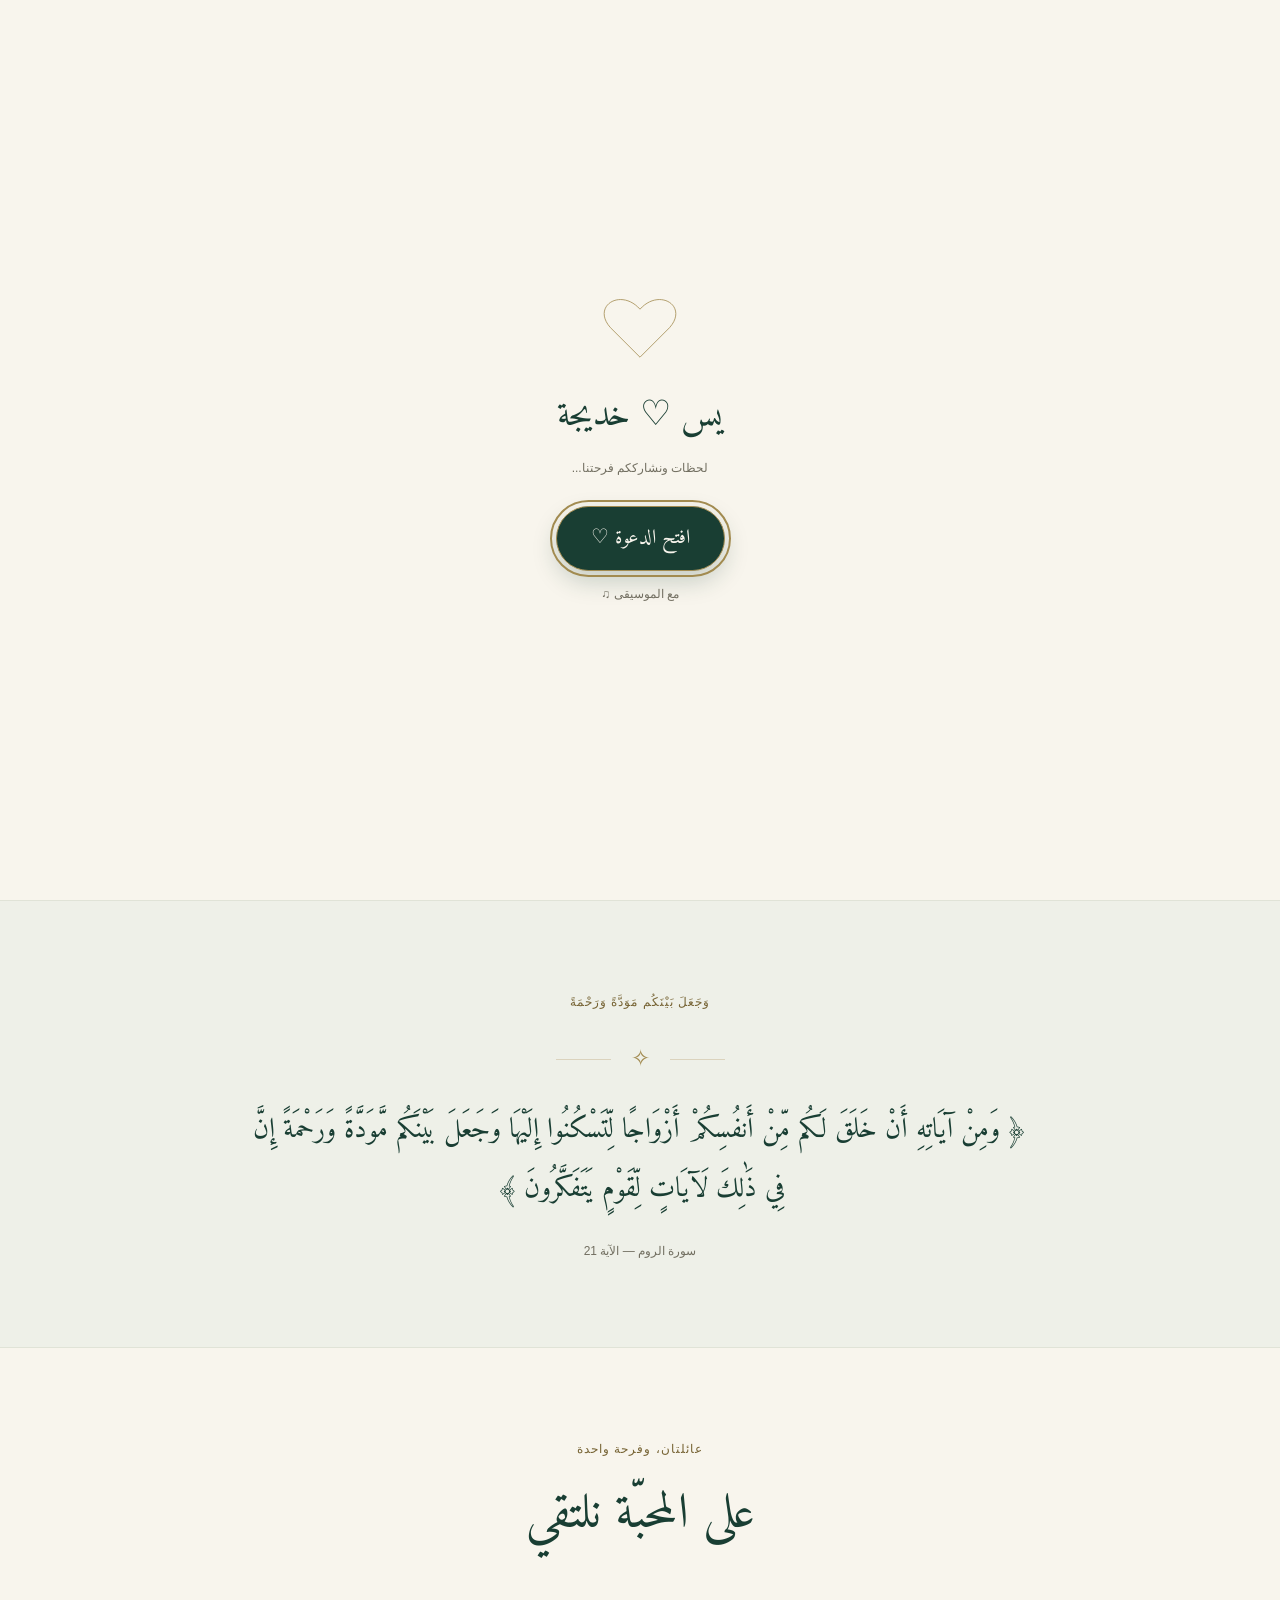
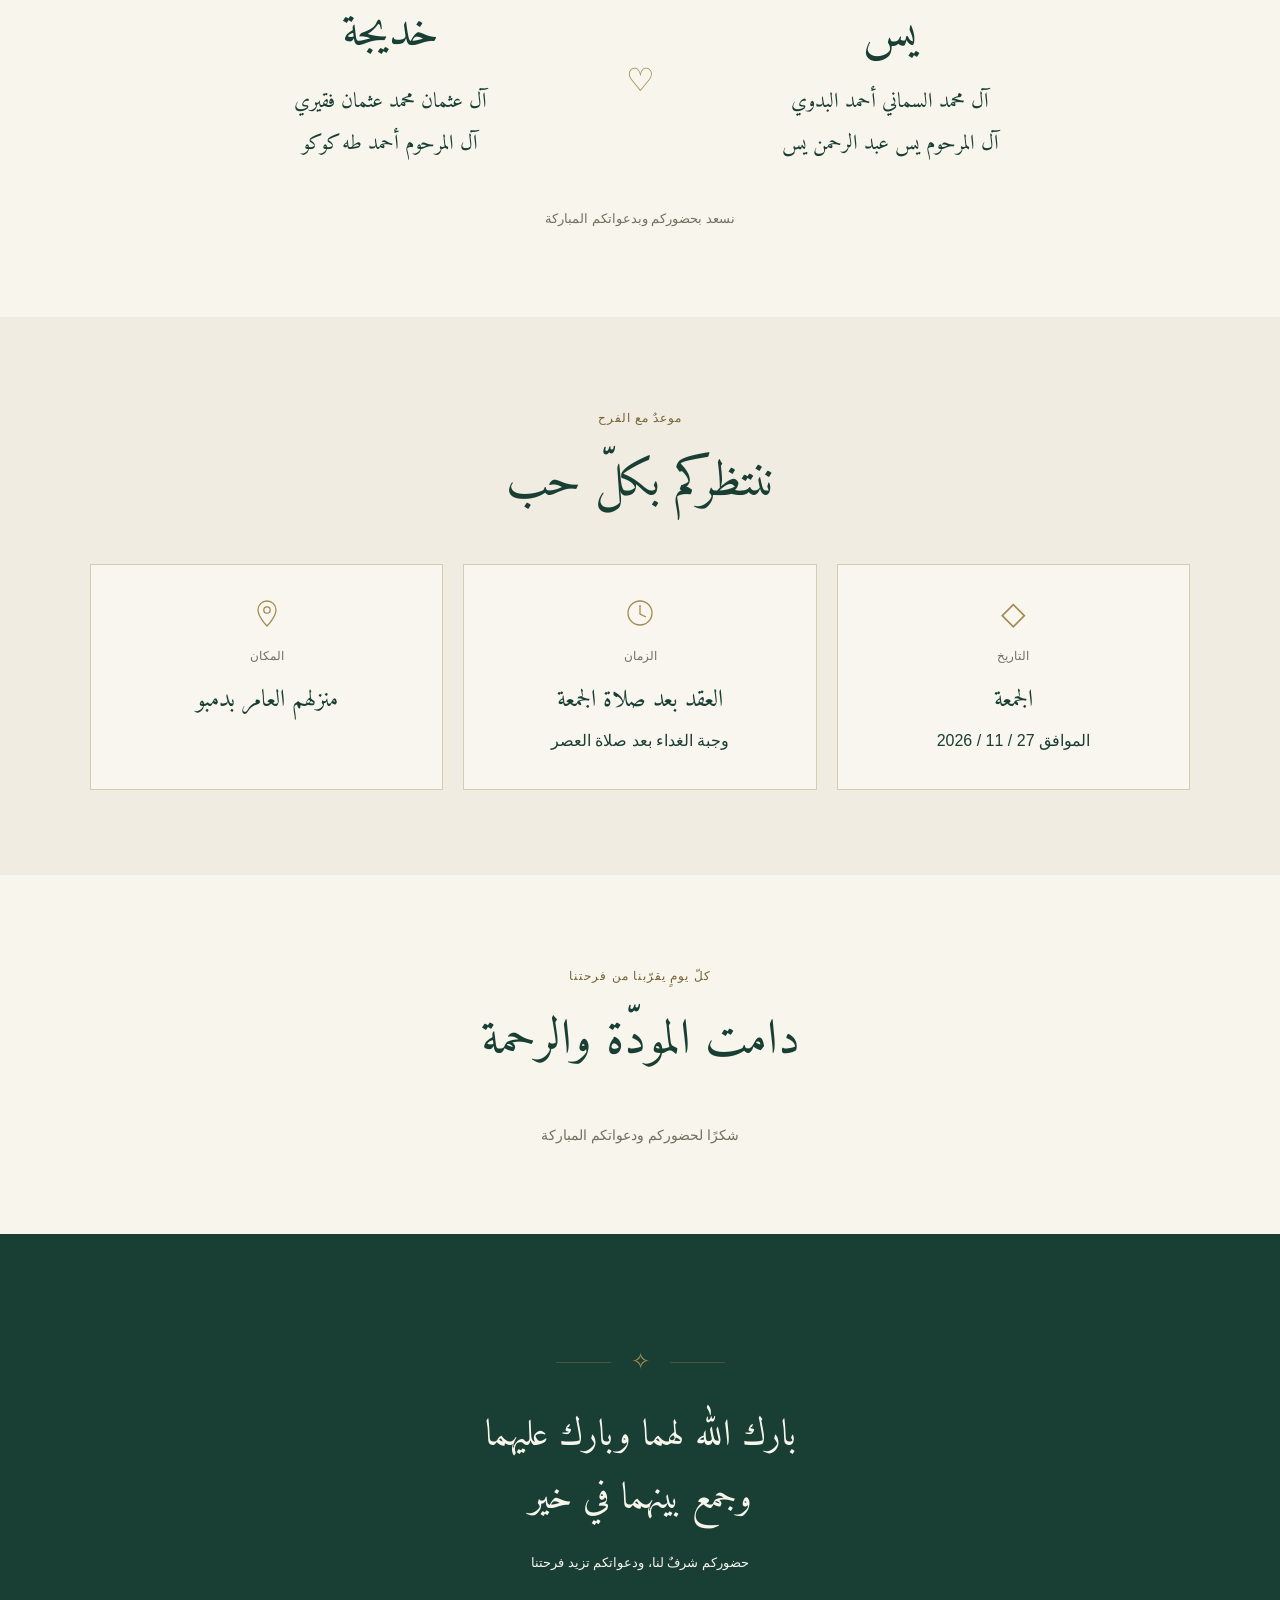
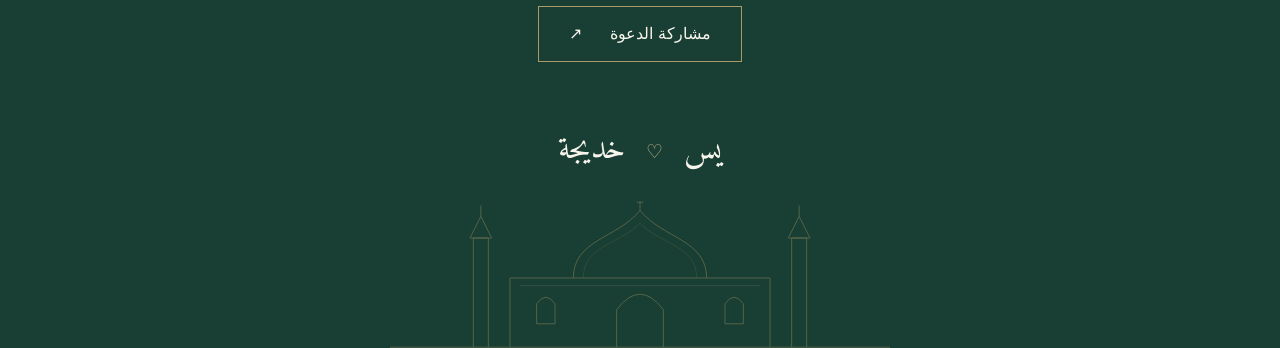
<file: index.html>
<!doctype html>
<html lang="ar" dir="rtl">
  <head>
    <meta charset="utf-8" />
    <meta name="viewport" content="width=device-width, initial-scale=1" />
    <meta name="theme-color" content="#193e33" />
    <title>يس وخديجة | دعوة عقد قران</title>
    <meta
      name="description"
      content="ندعوكم لحضور عقد قران يس وخديجة — الجمعة 27 / 11 / 2026، منزلهم العامر بدمبو."
    />
    <meta property="og:title" content="دعوة عقد قران | يس وخديجة" />
    <meta
      property="og:description"
      content="الجمعة 27 / 11 / 2026 · العقد بعد صلاة الجمعة · منزلهم العامر بدمبو"
    />
    <meta property="og:type" content="website" />
    <meta property="og:locale" content="ar_EG" />
    <meta property="og:url" content="https://wife-invitation.ahmedkeejab7.workers.dev/" />
    <meta property="og:site_name" content="دعوة عقد قران يس وخديجة" />
    <meta property="og:image" content="https://wife-invitation.ahmedkeejab7.workers.dev/assets/whatsapp-preview.jpg" />
    <meta property="og:image:secure_url" content="https://wife-invitation.ahmedkeejab7.workers.dev/assets/whatsapp-preview.jpg" />
    <meta property="og:image:type" content="image/jpeg" />
    <meta property="og:image:width" content="1200" />
    <meta property="og:image:height" content="630" />
    <meta property="og:image:alt" content="دعوة عقد قران يس وخديجة — الجمعة 27 / 11 / 2026" />
    <meta name="twitter:card" content="summary_large_image" />
    <meta name="twitter:title" content="دعوة عقد قران | يس وخديجة" />
    <meta name="twitter:description" content="الجمعة 27 / 11 / 2026 · منزلهم العامر بدمبو" />
    <meta name="twitter:image" content="https://wife-invitation.ahmedkeejab7.workers.dev/assets/whatsapp-preview.jpg" />
    <link rel="canonical" href="https://wife-invitation.ahmedkeejab7.workers.dev/" />
    <link rel="stylesheet" href="styles.css" />
    <script type="module" src="script.js"></script>
  </head>
  <body>
    <a class="skip-link" href="#details">الانتقال إلى تفاصيل الدعوة</a>
    <div class="opening" role="dialog" aria-label="دعوة عقد قران يس وخديجة">
      <svg viewBox="0 0 100 90" width="80" height="72">
        <path d="M50 79 13 42C-11 15 26-8 50 19C74-8 111 15 87 42Z" />
      </svg>
      <p class="opening-names">يس ♡ خديجة</p>
      <p>لحظات ونشارككم فرحتنا...</p>
      <button id="open-invite" class="open-invite" type="button" hidden>افتح الدعوة <span aria-hidden="true">♡</span></button>
      <p class="open-hint" hidden>مع الموسيقى ♫</p>
    </div>
    <header class="masthead">
      <a href="#" class="monogram" aria-label="دعوة يس وخديجة">ي <span>♡</span> خ</a
      ><span>بِكُم تَكتَمِلُ الفَرحَة</span
      ><a href="#details">تفاصيل الدعوة <span aria-hidden="true">↙</span></a>
    </header>
    <main>
      <section class="hero" aria-labelledby="couple-title">
        <div class="arch" aria-hidden="true"></div>
        <img
          class="botanical botanical-right"
          src="assets/floral-decoration.svg"
          alt=""
          width="320"
          height="600"
        />
        <img
          class="botanical botanical-left"
          src="assets/floral-decoration.svg"
          alt=""
          width="320"
          height="600"
        />
        <div class="hero-content">
          <p class="bismillah">بسم الله الرحمن الرحيم</p>
          <div class="ornament" aria-hidden="true">✧</div>
          <p class="intro">بفرحٍ يملأ القلوب،<br />وبدعواتٍ تزهر بها الأيام</p>
          <p class="inviting">ندعوكم لحضور<br />عقد قران أبنائنا</p>
          <h1 id="couple-title"><span>يس</span><i>&amp;</i><span>خديجة</span></h1>
          <p class="hero-date">الجمعة <span>•</span> 27 / 11 / 2026</p>
          <p class="place-small">منزلهم العامر بدمبو</p>
        </div>
        <a class="scroll-cue" href="#verse">مرّر للأسفل <span aria-hidden="true">↓</span></a>
        <div class="hero-caption" aria-hidden="true">حكايةُ مودّةٍ ورحمة</div>
      </section>
      <section id="verse" class="verse-section section-pad">
        <div class="reveal">
          <span class="eyebrow">وَجَعَلَ بَيْنَكُم مَوَدَّةً وَرَحْمَةً</span>
          <div class="ornament" aria-hidden="true">✧</div>
          <p class="verse">﴿ وَمِنْ آيَاتِهِ أَنْ خَلَقَ لَكُم مِّنْ أَنفُسِكُمْ أَزْوَاجًا لِّتَسْكُنُوا إِلَيْهَا وَجَعَلَ بَيْنَكُم مَّوَدَّةً وَرَحْمَةً إِنَّ فِي ذَٰلِكَ لَآيَاتٍ لِّقَوْمٍ يَتَفَكَّرُونَ ﴾</p>
          <p class="verse-source">سورة الروم — الآية 21</p>
        </div>
      </section>
      <section class="families section-pad">
        <div class="reveal">
          <span class="eyebrow">عائلتان، وفرحة واحدة</span>
          <h2>على المحبّة نلتقي</h2>
          <div class="family-grid">
            <article>
              <h3>يس</h3>
              <p>آل محمد السماني أحمد البدوي</p>
              <p>آل المرحوم يس عبد الرحمن يس</p>
            </article>
            <span class="family-heart" aria-hidden="true">♡</span>
            <article>
              <h3>خديجة</h3>
              <p>آل عثمان محمد عثمان فقيري</p>
              <p>آل المرحوم أحمد طه كوكو</p>
            </article>
          </div>
          <p class="family-note">نسعد بحضوركم وبدعواتكم المباركة</p>
        </div>
      </section>
      <section id="details" class="details section-pad">
        <div class="reveal">
          <span class="eyebrow">موعدٌ مع الفرح</span>
          <h2>ننتظركم بكلّ حب</h2>
          <div class="detail-grid">
            <article class="detail-card">
              <span class="detail-icon" aria-hidden="true">◇</span>
              <h3>التاريخ</h3>
              <p class="detail-main">الجمعة</p>
              <p>الموافق 27 / 11 / 2026</p>
            </article>
            <article class="detail-card">
              <svg class="detail-icon" viewBox="0 0 32 32" aria-hidden="true">
                <circle cx="16" cy="16" r="12" />
                <path d="M16 8v9l6 3" />
              </svg>
              <h3>الزمان</h3>
              <p class="detail-main">العقد بعد صلاة الجمعة</p>
              <p>وجبة الغداء بعد صلاة العصر</p>
            </article>
            <article class="detail-card">
              <svg class="detail-icon" viewBox="0 0 32 32" aria-hidden="true">
                <path d="M16 29s-9-9.2-9-16a9 9 0 0 1 18 0c0 6.8-9 16-9 16Z" />
                <circle cx="16" cy="13" r="3.2" />
              </svg>
              <h3>المكان</h3>
              <p class="detail-main">منزلهم العامر بدمبو</p>
            </article>
          </div>
        </div>
      </section>
      <section class="countdown-section section-pad">
        <div class="reveal">
          <span class="eyebrow">كلّ يومٍ يقرّبنا من فرحتنا</span>
          <h2 id="countdown-heading">بقي على يوم لقائنا</h2>
          <div class="countdown" role="timer" aria-label="الوقت المتبقي إلى موعد عقد القران">
            <div><b id="days">—</b><span>أيام</span></div>
            <i>:</i>
            <div><b id="hours">—</b><span>ساعات</span></div>
            <i>:</i>
            <div><b id="minutes">—</b><span>دقائق</span></div>
            <i>:</i>
            <div><b id="seconds">—</b><span>ثواني</span></div>
          </div>
          <p id="countdown-note" class="muted">
            العدّ إلى يوم الجمعة 27 / 11 / 2026.
          </p>
        </div>
      </section>
      <footer class="closing section-pad">
        <div class="reveal">
          <div class="ornament" aria-hidden="true">✧</div>
          <h2>بارك الله لهما وبارك عليهما<br />وجمع بينهما في خير</h2>
          <p>حضوركم شرفٌ لنا، ودعواتكم تزيد فرحتنا</p>
          <button id="share" class="share-button" type="button">
            مشاركة الدعوة <span aria-hidden="true">↗</span>
          </button>
          <p id="share-status" role="status"></p>
          <input id="share-url" aria-label="رابط الدعوة للنسخ" readonly hidden />
          <p class="footer-names">يس <span>♡</span> خديجة</p>
          <img src="assets/mosque-decoration.svg" alt="" width="600" height="180" loading="lazy" />
        </div>
      </footer>
    </main>
    <div class="music-controls" hidden>
      <button id="music" type="button" aria-label="تشغيل الموسيقى" aria-pressed="false">♫</button
      ><button id="mute" type="button" aria-label="كتم الموسيقى" aria-pressed="false">♪</button>
    </div>
    <p id="audio-status" class="sr-only" role="status"></p>
    <audio id="audio" loop preload="none" src="assets/wedding-background.wav"></audio>
  </body>
</html>
</file>
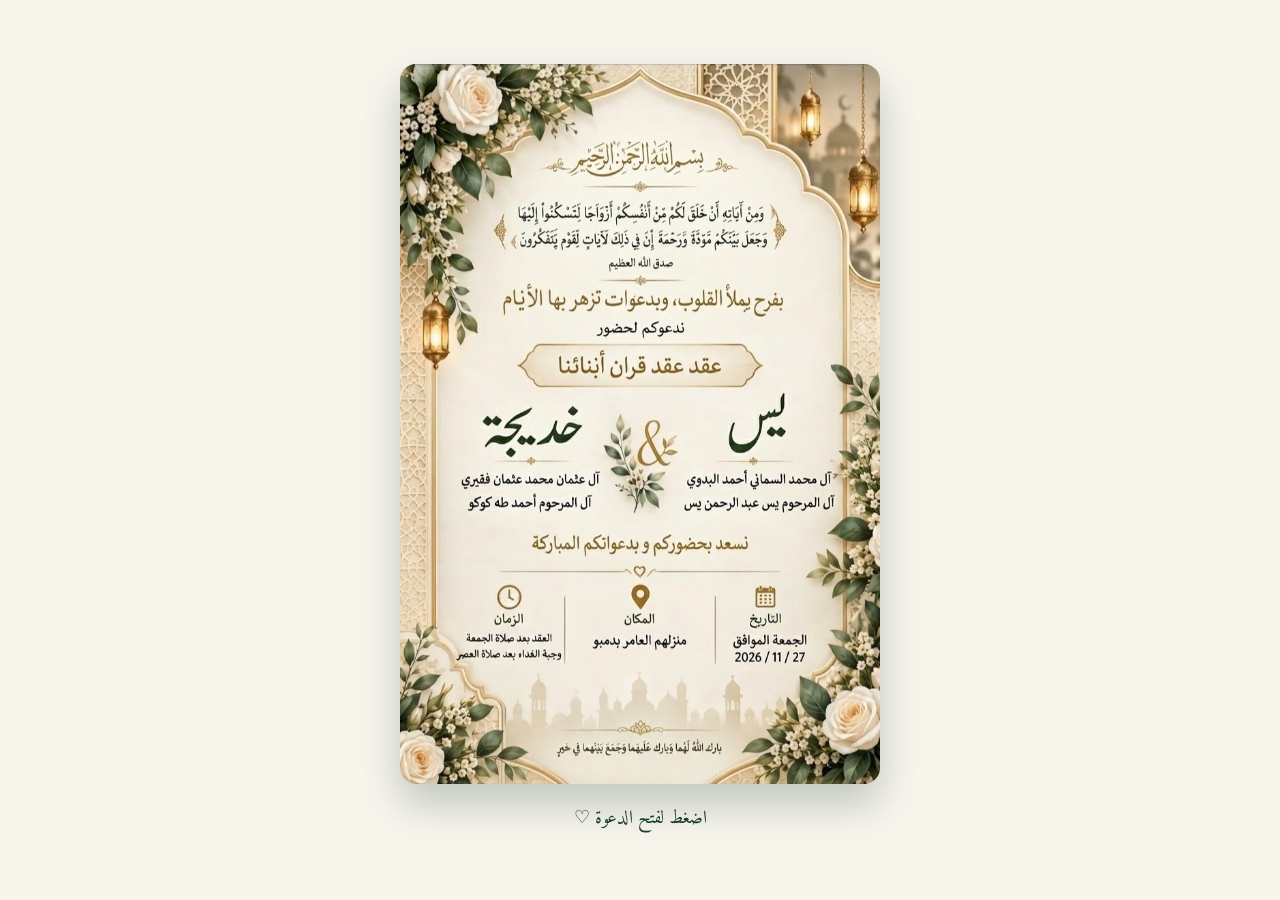
<file: cover.html>
<!doctype html>
<html lang="ar" dir="rtl">
  <head>
    <meta charset="utf-8" />
    <meta name="viewport" content="width=device-width, initial-scale=1" />
    <meta name="theme-color" content="#193e33" />
    <title>يس وخديجة | دعوة عقد قران</title>
    <meta
      name="description"
      content="ندعوكم لحضور عقد قران يس وخديجة — الجمعة 27 / 11 / 2026، منزلهم العامر بدمبو."
    />
    <meta property="og:title" content="دعوة عقد قران | يس وخديجة" />
    <meta property="og:description" content="الجمعة 27 / 11 / 2026 · العقد بعد صلاة الجمعة · منزلهم العامر بدمبو" />
    <meta property="og:type" content="website" />
    <meta property="og:locale" content="ar_EG" />
    <meta property="og:url" content="https://wife-invitation.ahmedkeejab7.workers.dev/" />
    <meta property="og:site_name" content="دعوة عقد قران يس وخديجة" />
    <meta property="og:image" content="https://wife-invitation.ahmedkeejab7.workers.dev/assets/whatsapp-preview.jpg" />
    <meta property="og:image:secure_url" content="https://wife-invitation.ahmedkeejab7.workers.dev/assets/whatsapp-preview.jpg" />
    <meta property="og:image:type" content="image/jpeg" />
    <meta property="og:image:width" content="1200" />
    <meta property="og:image:height" content="630" />
    <meta property="og:image:alt" content="دعوة عقد قران يس وخديجة — الجمعة 27 / 11 / 2026" />
    <meta name="twitter:card" content="summary_large_image" />
    <meta name="twitter:image" content="https://wife-invitation.ahmedkeejab7.workers.dev/assets/whatsapp-preview.jpg" />
    <link rel="stylesheet" href="styles.css" />
    <style>
      body {
        min-height: 100vh;
        display: flex;
        align-items: center;
        justify-content: center;
        padding: 24px;
      }
      .cover-link {
        display: block;
        max-width: 480px;
        width: 100%;
        text-decoration: none;
        text-align: center;
      }
      .cover-link img {
        width: 100%;
        height: auto;
        border-radius: 16px;
        box-shadow: 0 20px 40px rgba(25, 62, 51, 0.25);
        display: block;
      }
      .cover-link p {
        margin-top: 18px;
        font-family: var(--serif);
        font-size: 1.15rem;
        color: var(--green);
      }
    </style>
  </head>
  <body>
    <a
      class="cover-link"
      href="index.html?autoplay=1"
      aria-label="فتح دعوة عقد قران يس وخديجة"
    >
      <img
        src="assets/invitation-card.jpg"
        width="704"
        height="1056"
        alt="دعوة عقد قران يس وخديجة — الجمعة 27 / 11 / 2026"
      />
      <p>اضغط لفتح الدعوة ♡</p>
    </a>
  </body>
</html>
</file>
<file: styles.css>
@font-face {
  font-family: Amiri;
  src: url('assets/amiri-arabic.ttf') format('truetype');
  font-display: swap;
  font-weight: 400;
}
:root {
  --ivory: #f8f5ed;
  --green: #193e33;
  --gold: #a28b50;
  --muted: #726f61;
  --line: #dbd3bd;
  --serif: Amiri, 'Geeza Pro', 'Traditional Arabic', serif;
}
* {
  box-sizing: border-box;
}
html {
  scroll-behavior: smooth;
  scroll-padding-top: 30px;
}
body {
  margin: 0;
  background: var(--ivory);
  color: var(--green);
  font-family: Tahoma, Arial, sans-serif;
  font-size: 16px;
  line-height: 1.9;
}
a {
  color: inherit;
}
button,
input {
  font: inherit;
}
button,
a {
  -webkit-tap-highlight-color: transparent;
}
button {
  cursor: pointer;
}
a:focus-visible,
button:focus-visible,
input:focus-visible {
  outline: 3px solid var(--gold);
  outline-offset: 6px;
}
button:disabled {
  cursor: default;
}
h1,
h2,
h3,
p {
  margin: 0;
}
h2 {
  font: 400 clamp(36px, 5vw, 49px)/1.7 var(--serif);
  margin: 10px 0 38px;
}
.masthead {
  height: 88px;
  max-width: 1320px;
  margin: auto;
  padding: 0 5%;
  display: flex;
  align-items: center;
  justify-content: space-between;
  font-size: 12px;
  letter-spacing: 1px;
  border-bottom: 1px solid var(--line);
}
.masthead a {
  text-decoration: none;
  min-height: 44px;
  display: flex;
  align-items: center;
  gap: 14px;
}
.masthead .monogram {
  font: 30px var(--serif);
  gap: 8px;
}
.monogram span {
  color: var(--gold);
  font-size: 19px;
}
.hero {
  position: relative;
  isolation: isolate;
  min-height: 810px;
  min-height: calc(100svh - 88px);
  display: flex;
  align-items: center;
  justify-content: center;
  padding: 86px 20px 105px;
  overflow: hidden;
  text-align: center;
}
.arch {
  position: absolute;
  z-index: -1;
  top: 35px;
  bottom: 48px;
  width: min(610px, 80%);
  border: 1px solid var(--line);
  border-radius: 48% 48% 0 0;
}
.arch:after {
  content: '';
  position: absolute;
  inset: 12px;
  border: 1px solid #ded6c380;
  border-radius: inherit;
}
.botanical {
  position: absolute;
  z-index: -1;
  width: clamp(190px, 28vw, 360px);
  height: auto;
  bottom: 8%;
  opacity: 0.85;
}
.botanical-right {
  right: calc(50% - 565px);
  transform: rotate(-20deg);
}
.botanical-left {
  left: calc(50% - 565px);
  transform: scaleX(-1) rotate(-20deg);
}
.bismillah {
  font: 25px var(--serif);
}
.ornament {
  display: flex;
  align-items: center;
  justify-content: center;
  gap: 20px;
  color: var(--gold);
  font-size: 23px;
  margin: 21px auto;
}
.ornament:before,
.ornament:after {
  content: '';
  width: 55px;
  height: 1px;
  background: var(--line);
}
.intro {
  font: 24px/1.7 var(--serif);
}
.inviting {
  font-size: 14px;
  line-height: 2;
  margin-top: 20px;
  color: var(--muted);
}
h1 {
  font: 400 clamp(76px, 9vw, 115px)/1.45 var(--serif);
  display: flex;
  align-items: center;
  justify-content: center;
  gap: 30px;
  margin: 8px 0;
}
h1 i {
  font:
    italic 40px Georgia,
    serif;
  color: var(--gold);
}
.hero-date {
  font-size: 14px;
}
.hero-date span {
  padding: 0 13px;
  color: var(--gold);
}
.place-small {
  font-size: 12px;
  color: var(--muted);
  margin-top: 6px;
}
.scroll-cue {
  position: absolute;
  bottom: 15px;
  font-size: 11px;
  text-decoration: none;
  display: flex;
  flex-direction: column;
  align-items: center;
  padding: 10px;
  line-height: 1.5;
}
.scroll-cue span {
  font-size: 22px;
  animation: drift 2s ease-in-out infinite;
}
.hero-caption {
  position: absolute;
  left: 5%;
  top: 50%;
  writing-mode: vertical-rl;
  font-family: var(--serif);
  font-size: 17px;
  color: var(--muted);
}
.section-pad {
  padding: 85px 24px;
  text-align: center;
}
.eyebrow {
  font-size: 12px;
  letter-spacing: 1px;
  color: #756232;
}
.verse-section {
  background: #eef0e8;
  border-top: 1px solid #e0e3d7;
  border-bottom: 1px solid #e0e3d7;
}
.verse {
  font: 28px/2.1 var(--serif);
  max-width: 790px;
  margin: 0 auto;
}
.verse-source {
  font-size: 12px;
  color: var(--muted);
  margin-top: 20px;
}
.family-grid {
  display: grid;
  grid-template-columns: 1fr 80px 1fr;
  max-width: 920px;
  margin: auto;
  align-items: center;
}
.family-grid h3 {
  font: 58px/1.7 var(--serif);
  margin-bottom: 8px;
}
.family-grid p {
  font: 21px/2 var(--serif);
}
.family-heart {
  color: var(--gold);
  font-size: 32px;
}
.family-note {
  margin-top: 42px;
  font-size: 13px;
  color: var(--muted);
}
.details {
  background: #f0ece2;
}
.detail-grid {
  display: grid;
  grid-template-columns: repeat(3, 1fr);
  gap: 20px;
  max-width: 1100px;
  margin: auto;
}
.detail-card {
  border: 1px solid #d6ccb4;
  padding: 32px 18px;
  background: #f9f6ef;
  display: flex;
  align-items: center;
  flex-direction: column;
  justify-content: flex-start;
  text-decoration: none;
}
.detail-icon {
  display: block;
  width: 32px;
  height: 32px;
  font-size: 32px;
  line-height: 32px;
  color: var(--gold);
  fill: none;
  stroke: var(--gold);
  stroke-width: 1.3;
  margin-bottom: 16px;
}
.detail-card h3 {
  font-size: 12px;
  font-weight: 400;
  color: var(--muted);
  margin-bottom: 12px;
}
.detail-main {
  font: 24px/1.7 var(--serif);
  margin-bottom: 6px;
}
.muted {
  font-size: 14px;
  color: var(--muted);
  line-height: 2;
}
.map-button {
  font-size: 12px;
  border-bottom: 1px solid var(--gold);
  padding: 12px 0 4px;
  margin-top: auto;
}
.location-card[href]:hover {
  border-color: var(--gold);
  background: white;
}
.location-card[aria-disabled] {
  opacity: 0.85;
}
.countdown {
  display: flex;
  direction: rtl;
  align-items: flex-start;
  justify-content: center;
  gap: 25px;
  margin: 0 auto 25px;
  font-family: Georgia, serif;
}
.countdown div {
  min-width: 70px;
}
.countdown b {
  font-size: 53px;
  font-weight: 400;
  line-height: 1.4;
  font-variant-numeric: tabular-nums;
}
.countdown span {
  display: block;
  font:
    12px Tahoma,
    sans-serif;
  color: var(--muted);
  margin-top: 12px;
}
.countdown i {
  font-size: 30px;
  color: var(--gold);
  font-style: normal;
  padding-top: 9px;
}
.closing {
  background: var(--green);
  color: var(--ivory);
  position: relative;
  padding-bottom: 0;
  overflow: hidden;
}
.closing h2 {
  font-size: 37px;
  margin-bottom: 20px;
}
.closing p {
  font-size: 13px;
}
.closing .ornament:after,
.closing .ornament:before {
  background: #a28b5050;
}
.share-button {
  background: transparent;
  border: 1px solid #a8996b;
  color: #f8f5ed;
  padding: 12px 30px;
  min-height: 48px;
  margin-top: 30px;
}
.share-button:hover {
  background: #ffffff0c;
}
.share-button span {
  margin-right: 24px;
}
.closing #share-status {
  min-height: 28px;
  margin: 8px 0;
}
.closing .footer-names {
  font: 32px var(--serif);
  margin-top: 24px;
}
.footer-names span {
  font-size: 19px;
  color: #c4b789;
  padding: 0 12px;
}
.closing img {
  display: block;
  width: min(500px, 100%);
  height: auto;
  opacity: 0.45;
  margin: 20px auto 0;
}
.music-controls {
  position: fixed;
  bottom: 20px;
  left: 20px;
  z-index: 5;
  display: flex;
  gap: 5px;
  background: var(--ivory);
  border: 1px solid var(--line);
  border-radius: 30px;
  padding: 3px;
  box-shadow: 0 4px 20px #193e3310;
}
.music-controls[hidden] {
  display: none;
}
.music-controls button {
  border: 0;
  border-radius: 50%;
  background: transparent;
  color: var(--green);
  width: 44px;
  height: 44px;
  font-size: 22px;
}
.music-controls button[aria-pressed='true'] {
  background: var(--green);
  color: var(--ivory);
}
.opening {
  position: fixed;
  inset: 0;
  z-index: 20;
  background: var(--ivory);
  display: flex;
  flex-direction: column;
  align-items: center;
  justify-content: center;
  pointer-events: none;
  animation: opening-close 0.6s ease 1.8s forwards;
}
.opening svg {
  fill: none;
  stroke: var(--gold);
  stroke-width: 1;
  stroke-dasharray: 300;
  animation: heart-draw 1.8s ease both;
}
.opening p {
  font-size: 12px;
  color: var(--muted);
}
.opening .opening-names {
  font: 35px var(--serif);
  margin: 20px 0 10px;
  color: var(--green);
}
.skip-link {
  position: fixed;
  top: -100px;
  background: var(--ivory);
  padding: 12px;
  z-index: 30;
}
.skip-link:focus {
  top: 10px;
}
.sr-only {
  position: absolute;
  width: 1px;
  height: 1px;
  padding: 0;
  margin: -1px;
  overflow: hidden;
  clip: rect(0, 0, 0, 0);
  white-space: nowrap;
  border: 0;
}
#share-url {
  width: min(450px, 100%);
  padding: 10px;
  direction: ltr;
}
.reveal {
  animation: reveal-in 0.8s ease both;
}
.reveal.pending {
  opacity: 0;
  transform: translateY(20px);
  animation: none;
}
.reveal.visible {
  opacity: 1;
  transform: none;
  transition:
    opacity 0.8s,
    transform 0.8s;
}
@keyframes heart-draw {
  from {
    stroke-dashoffset: 300;
  }
  to {
    stroke-dashoffset: 0;
  }
}
@keyframes opening-close {
  to {
    opacity: 0;
    visibility: hidden;
  }
}
@keyframes drift {
  50% {
    transform: translateY(5px);
  }
}
@keyframes reveal-in {
  from {
    opacity: 0;
    transform: translateY(15px);
  }
  to {
    opacity: 1;
    transform: none;
  }
}
@media (min-width: 1500px) {
  .hero {
    min-height: 850px;
  }
}
@media (max-width: 700px) {
  .masthead {
    height: 70px;
    padding: 0 6%;
    font-size: 11px;
  }
  .masthead > span {
    display: none;
  }
  .hero {
    min-height: 760px;
    min-height: calc(100svh - 70px);
    padding: 75px 15px 95px;
  }
  .arch {
    top: 25px;
    bottom: 55px;
    width: 88%;
  }
  .botanical {
    width: 225px;
    bottom: 8%;
    opacity: 0.65;
  }
  .botanical-right {
    right: -130px;
  }
  .botanical-left {
    left: -130px;
  }
  .hero-caption {
    display: none;
  }
  .hero-content {
    width: 100%;
  }
  .bismillah {
    font-size: 23px;
  }
  .intro {
    font-size: 22px;
  }
  h1 {
    font-size: 80px;
    gap: 18px;
    margin: 15px 0;
  }
  .inviting {
    font-size: 13px;
  }
  h1 i {
    font-size: 30px;
  }
  .hero-date {
    font-size: 12px;
  }
  .section-pad {
    padding: 62px 23px;
  }
  .verse {
    font-size: 25px;
    line-height: 2;
  }
  .eyebrow {
    font-size: 11px;
  }
  .family-grid {
    grid-template-columns: 1fr;
    gap: 18px;
  }
  .family-grid h3 {
    font-size: 51px;
  }
  .family-grid p {
    font-size: 21px;
  }
  .family-heart {
    font-size: 25px;
  }
  .family-note {
    margin-top: 28px;
  }
  .detail-grid {
    grid-template-columns: 1fr;
    max-width: 430px;
    gap: 14px;
  }
  .detail-card {
    padding: 25px 18px;
  }
  .detail-main {
    font-size: 25px;
  }
  .countdown {
    gap: 10px;
  }
  .countdown div {
    min-width: 49px;
  }
  .countdown b {
    font-size: 39px;
  }
  .countdown i {
    font-size: 24px;
    padding-top: 4px;
  }
  .closing {
    padding-bottom: 0;
  }
  .closing h2 {
    font-size: 31px;
  }
  .music-controls {
    bottom: 12px;
    left: 12px;
  }
  .music-controls button {
    width: 44px;
    height: 44px;
  }
}
@media (prefers-reduced-motion: reduce) {
  html {
    scroll-behavior: auto;
  }
  *,
  *:before,
  *:after {
    animation: none !important;
    transition: none !important;
  }
  .opening {
    display: none;
  }
  .reveal.pending {
    opacity: 1;
    transform: none;
  }
}

[hidden] {
  display: none !important;
}

.live-link {
  display: inline-flex;
  align-items: center;
  justify-content: center;
  gap: 12px;
  min-height: 52px;
  margin-top: 26px;
  padding: 12px 34px;
  border-radius: 999px;
  background: var(--green);
  color: var(--ivory);
  border: 1px solid var(--gold);
  font-size: 16px;
  text-decoration: none;
  box-shadow: 0 8px 22px #193e3338;
}
.live-link:hover { background: #12302a; }
.live-link:not([href]) { opacity: 0.7; cursor: default; }
.live-dot {
  width: 10px;
  height: 10px;
  border-radius: 50%;
  background: #e5484d;
  animation: live-pulse 1.6s ease-in-out infinite;
}
@keyframes live-pulse { 50% { opacity: 0.35; } }
.countdown-section .live-link { margin-top: 8px; }
.location-card[href] .map-button {
  background: var(--green);
  color: var(--ivory);
  border: 1px solid var(--gold);
  border-radius: 999px;
  padding: 10px 24px;
  font-size: 14px;
}
.family-grid h3 { font-size: 46px; }
h1 span { overflow-wrap: anywhere; }
@media (max-width: 700px) {
  h1 { flex-direction: column; gap: 0; font-size: 64px; line-height: 1.35; margin: 10px 0; }
  h1 i { font-size: 28px; }
  .family-grid h3 { font-size: 40px; }
}

/* Tap-to-open gate: browsers only allow music after a tap, so the opening screen waits for one. */
html.gate .opening {
  animation: none;
  pointer-events: auto;
  display: flex;
}
html.gate .opening.closing {
  animation: opening-close 0.6s ease forwards;
  pointer-events: none;
}
.open-invite {
  margin-top: 26px;
  padding: 14px 34px;
  border: 1px solid var(--gold);
  border-radius: 999px;
  background: var(--green);
  color: var(--ivory);
  font: 20px var(--serif);
  cursor: pointer;
  box-shadow: 0 10px 24px rgba(25, 62, 51, 0.22);
  animation: invite-pulse 2.2s ease-in-out 1.8s infinite;
}
.open-invite:focus-visible { outline: 2px solid var(--gold); outline-offset: 4px; }
.opening .open-hint { margin-top: 12px; }
@keyframes invite-pulse { 50% { transform: scale(1.04); } }
@media (prefers-reduced-motion: reduce) {
  html.gate .opening { display: flex; }
  .open-invite { animation: none; }
}
</file>
